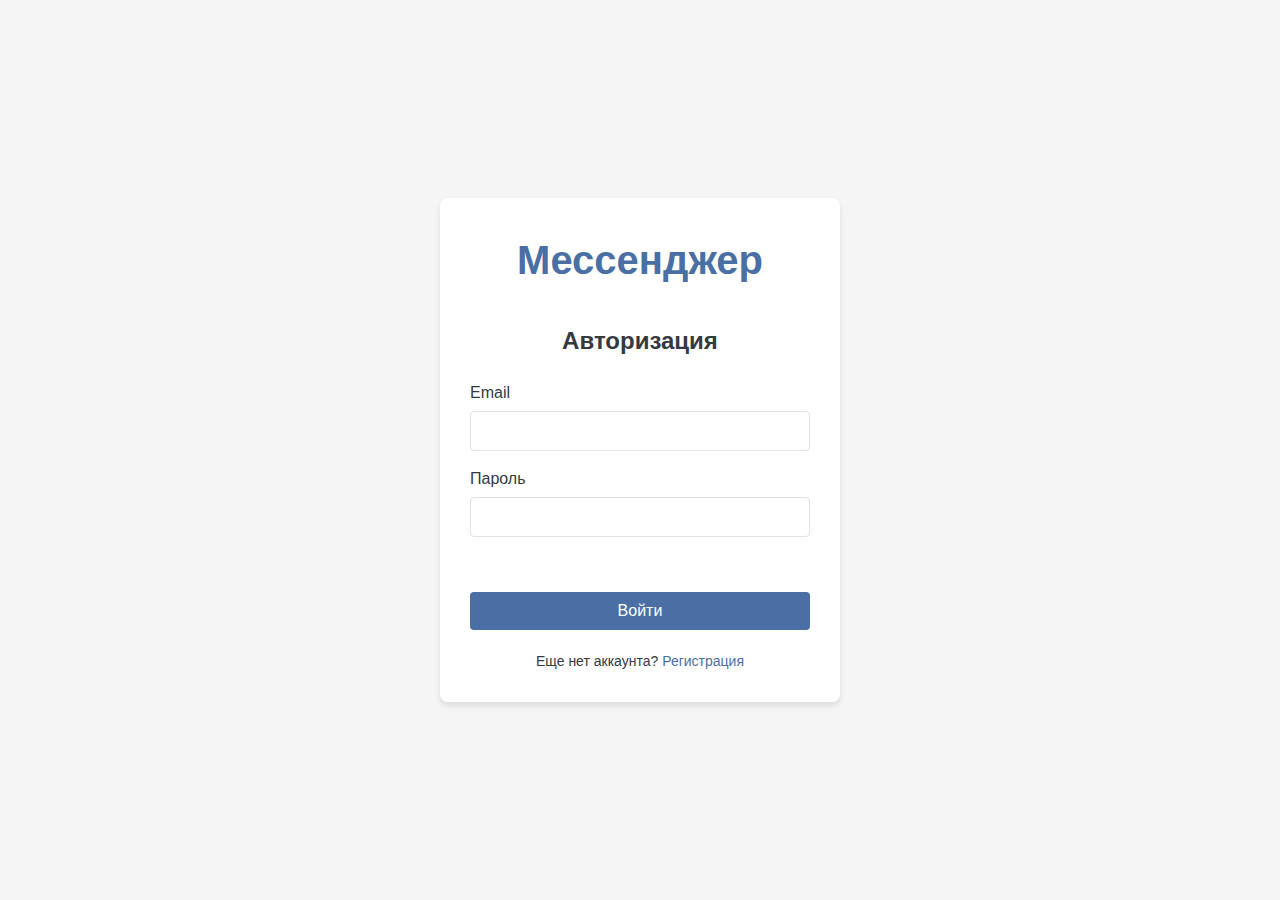
<file: services/frontend/static/auth.html>
<!DOCTYPE html>
<html lang="en">
<head>
    <meta charset="UTF-8">
    <meta name="viewport" content="width=device-width, initial-scale=1.0">
    <title>ChaTmessenger - Login</title>
    <link rel="stylesheet" href="css/main.css">
    <link rel="stylesheet" href="css/auth.css">
</head>
<body>
    <div class="container">
        <div class="auth-container">
            <h1>Мессенджер</h1>
            <div class="auth-form">
                <h2>Авторизация</h2>
                <form id="login-form">
                    <div class="form-group">
                        <label for="email">Email</label>
                        <input type="email" id="email" name="email" required>
                    </div>
                    <div class="form-group">
                        <label for="password">Пароль</label>
                        <input type="password" id="password" name="password" required>
                    </div>
                    <div class="error-message" id="error-message"></div>
                    <button type="submit" class="btn btn-primary">Войти</button>
                </form>
                <div class="auth-footer">
                    <p>Еще нет аккаунта? <a href="register.html">Регистрация</a></p>
                </div>
            </div>
        </div>
    </div>
    <script src="js/auth.js"></script>
</body>
</html>
</file>
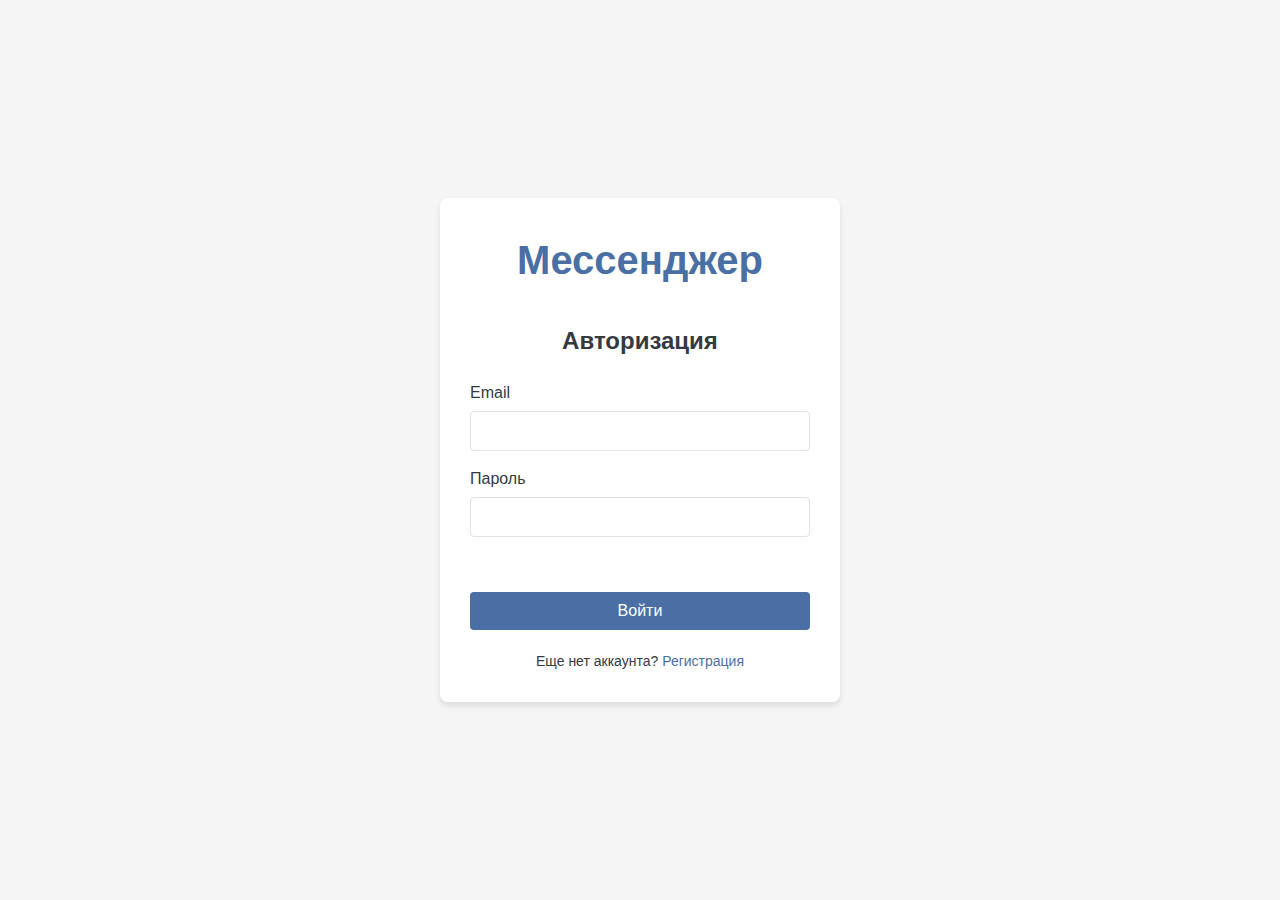
<file: services/frontend/static/chat.html>
<!DOCTYPE html>
<html lang="en">
<head>
    <meta charset="UTF-8">
    <meta name="viewport" content="width=device-width, initial-scale=1.0">
    <title>Мессенджер</title>
    <link rel="stylesheet" href="css/main.css">
    <link rel="stylesheet" href="css/chat.css">
</head>
<body>
    <div class="app-container">
        <aside class="sidebar">
            <div class="user-profile">
                <div class="user-info">
                    <h3 id="user-name">Загрузка...</h3>
                    <p id="user-email">Загрузка...</p>
                </div>
                <button id="logout-btn" class="btn btn-small">Выйти</button>
            </div>
            <div class="chat-list-header">
                <h3>Chats</h3>
                <button id="new-chat-btn" class="btn btn-small">Новый чат</button>
            </div>
            <div class="chat-list" id="chat-list">
                <!-- Chat list will be populated dynamically -->
            </div>
        </aside>

        <main class="main-content">
            <div class="chat-container" id="chat-container">
                <div class="chat-header">
                    <h2 id="current-chat-name">Выбрать чат</h2>
                    <div class="chat-actions">
                        <button id="add-user-btn" class="btn btn-small">Добавить пользователя</button>
                        <button id="delete-chat-btn" class="btn btn-small btn-danger">Удалить чат</button>
                    </div>
                </div>

                <div class="messages-container" id="messages-container">
                    <!-- Messages will be populated dynamically -->
                    <div class="no-chat-selected">
                        <p>Выберите чат или создайте новый</p>
                    </div>
                </div>

                <div class="message-input-container">
                    <textarea id="message-input" placeholder="Type a message..." disabled></textarea>
                    <button id="send-message-btn" class="btn btn-primary" disabled>Отправить</button>
                </div>
            </div>
        </main>
    </div>

    <!-- Modals -->
    <div class="modal" id="new-chat-modal">
        <div class="modal-content">
            <div class="modal-header">
                <h3>Создать чат</h3>
                <span class="close-modal">&times;</span>
            </div>
            <div class="modal-body">
                <form id="create-chat-form">
                    <div class="form-group">
                        <label for="chat-name">Имя чата</label>
                        <input type="text" id="chat-name" name="chat-name" required>
                    </div>
                    <button type="submit" class="btn btn-primary">Создать</button>
                </form>
            </div>
        </div>
    </div>

    <div class="modal" id="add-user-modal">
        <div class="modal-content">
            <div class="modal-header">
                <h3>Добавить пользователя в чат</h3>
                <span class="close-modal">&times;</span>
            </div>
            <div class="modal-body">
                <form id="add-user-form">
                    <div class="form-group">
                        <label for="user-id">User ID</label>
                        <input type="number" id="user-id" name="user-id" required>
                    </div>
                    <button type="submit" class="btn btn-primary">Добавить пользователя</button>
                </form>
            </div>
        </div>
    </div>

    <script src="js/chat.js"></script>
    <script src="js/websocket.js"></script>
</body>
</html>
</file>
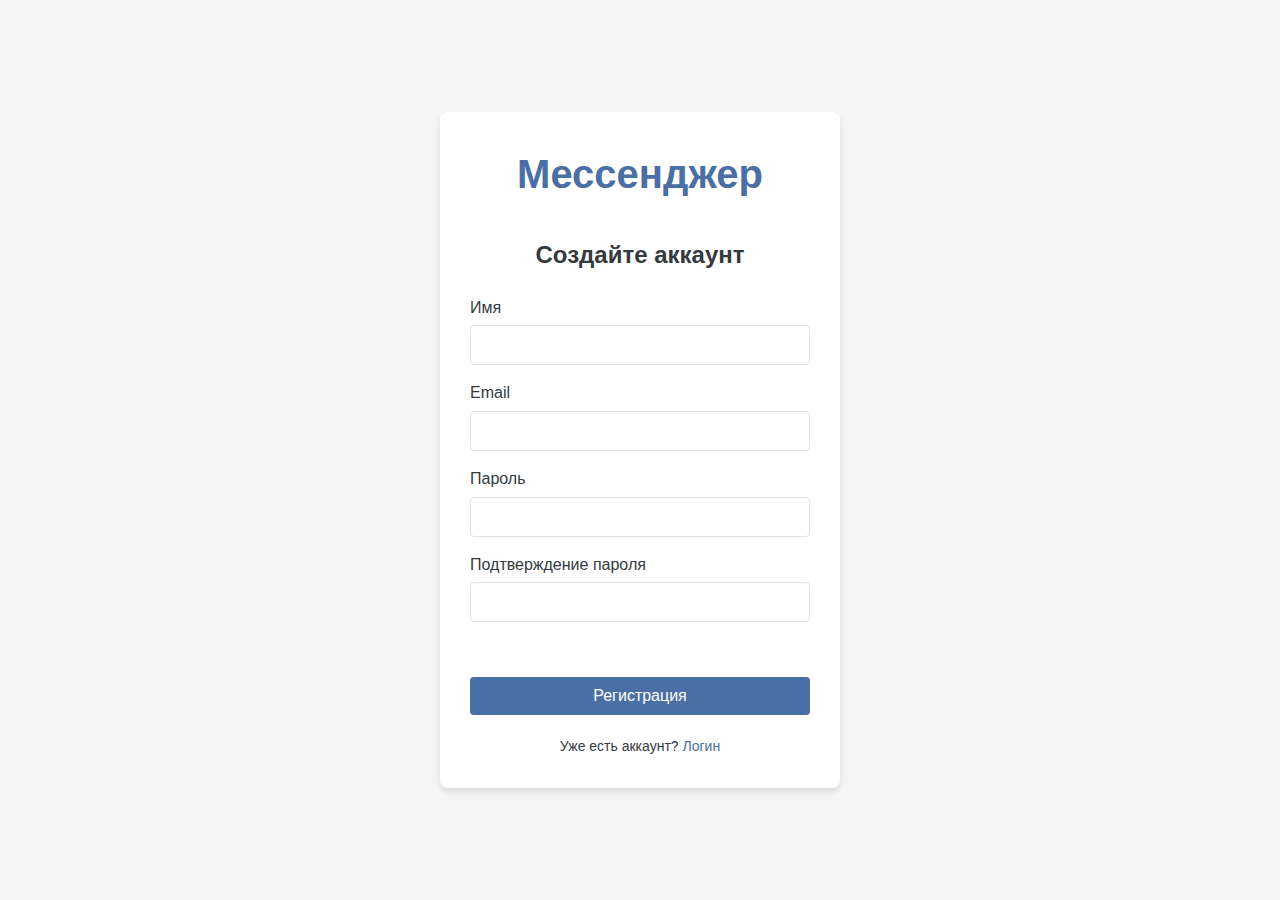
<file: services/frontend/static/register.html>
<!DOCTYPE html>
<html lang="en">
<head>
    <meta charset="UTF-8">
    <meta name="viewport" content="width=device-width, initial-scale=1.0">
    <title>ChaTmessenger - Register</title>
    <link rel="stylesheet" href="css/main.css">
    <link rel="stylesheet" href="css/auth.css">
</head>
<body>
    <div class="container">
        <div class="auth-container">
            <h1>Мессенджер</h1>
            <div class="auth-form">
                <h2>Создайте аккаунт</h2>
                <form id="register-form">
                    <div class="form-group">
                        <label for="name">Имя</label>
                        <input type="text" id="name" name="name" required>
                    </div>
                    <div class="form-group">
                        <label for="email">Email</label>
                        <input type="email" id="email" name="email" required>
                    </div>
                    <div class="form-group">
                        <label for="password">Пароль</label>
                        <input type="password" id="password" name="password" required>
                    </div>
                    <div class="form-group">
                        <label for="confirm-password">Подтверждение пароля</label>
                        <input type="password" id="confirm-password" name="confirm-password" required>
                    </div>
                    <div class="error-message" id="error-message"></div>
                    <button type="submit" class="btn btn-primary">Регистрация</button>
                </form>
                <div class="auth-footer">
                    <p>Уже есть аккаунт? <a href="auth.html">Логин</a></p>
                </div>
            </div>
        </div>
    </div>
    <script src="js/register.js"></script>
</body>
</html>
</file>
<file: services/frontend/static/css/auth.css>
.auth-container {
    background-color: white;
    border-radius: 8px;
    box-shadow: var(--shadow);
    width: 400px;
    max-width: 100%;
    padding: 30px;
    text-align: center;
}

.auth-container h1 {
    color: var(--primary-color);
    margin-bottom: 30px;
    font-size: 2.5rem;
}

.auth-form {
    text-align: left;
}

.auth-form h2 {
    margin-bottom: 20px;
    text-align: center;
    color: var(--dark-color);
}

.auth-form button {
    width: 100%;
    margin-top: 10px;
}

.auth-footer {
    margin-top: 20px;
    text-align: center;
    font-size: 14px;
}

.auth-footer a {
    color: var(--primary-color);
    text-decoration: none;
}

.auth-footer a:hover {
    text-decoration: underline;
}
</file>
<file: services/frontend/static/css/chat.css>
.app-container {
    display: flex;
    height: 100vh;
    overflow: hidden;
}

/* Sidebar styles */
.sidebar {
    width: 280px;
    background-color: white;
    border-right: 1px solid var(--border-color);
    display: flex;
    flex-direction: column;
    overflow: hidden;
}

.user-profile {
    padding: 15px;
    display: flex;
    align-items: center;
    justify-content: space-between;
    border-bottom: 1px solid var(--border-color);
}

.user-info h3 {
    margin-bottom: 5px;
    font-size: 16px;
}

.user-info p {
    color: var(--secondary-color);
    font-size: 14px;
}

.chat-list-header {
    padding: 15px;
    display: flex;
    justify-content: space-between;
    align-items: center;
    border-bottom: 1px solid var(--border-color);
}

.chat-list {
    flex: 1;
    overflow-y: auto;
    padding: 10px;
}

.chat-item {
    padding: 10px 15px;
    border-radius: 4px;
    margin-bottom: 5px;
    cursor: pointer;
    transition: background-color 0.2s;
}

.chat-item:hover {
    background-color: #f0f0f0;
}

.chat-item.active {
    background-color: #e6f2ff;
    border-left: 3px solid var(--primary-color);
}

.chat-item h4 {
    margin-bottom: 5px;
    font-size: 15px;
}

.chat-item p {
    font-size: 13px;
    color: var(--secondary-color);
}

/* Main content styles */
.main-content {
    flex: 1;
    display: flex;
    flex-direction: column;
    overflow: hidden;
}

.chat-container {
    display: flex;
    flex-direction: column;
    height: 100%;
}

.chat-header {
    padding: 15px 20px;
    background-color: white;
    border-bottom: 1px solid var(--border-color);
    display: flex;
    justify-content: space-between;
    align-items: center;
}

.chat-actions {
    display: flex;
    gap: 10px;
}

.messages-container {
    flex: 1;
    padding: 20px;
    overflow-y: auto;
    background-color: #f5f5f5;
    display: flex;
    flex-direction: column;
}

/* Message styles */
.message {
    max-width: 70%;
    padding: 12px 18px;
    border-radius: 20px;
    margin-bottom: 15px;
    position: relative;
    font-family: Arial, sans-serif;
    transition: transform 0.1s;
}

.message:hover {
    transform: scale(1.02);
}

.message.sent {
    align-self: flex-end;
    background-color: #dcf8c6;
    border-bottom-right-radius: 5px;
}

.message.received {
    align-self: flex-start;
    background-color: white;
    border-bottom-left-radius: 5px;
}

/* Styles for messages based on sender */

.my-message {
    background-color: #e0ffe0;
    align-self: flex-end;
    border-top-right-radius: 5px;
    border-bottom-left-radius: 20px;
}

.other-message {
    background-color: #ffffff;
    align-self: flex-start;
    border-top-left-radius: 5px;
    border-bottom-right-radius: 20px;
}

.message-header {
    display: flex;
    justify-content: space-between;
    align-items: center;
    margin-bottom: 5px;
}

/* Message content styles */
.message-sender {
    font-weight: bold;
    font-size: 14px;
    color: #333;
}

.message-content {
    font-size: 15px;
    color: #333;
    line-height: 1.4;
}

.message-time {
    font-size: 12px;
    color: #888;
}

/* No chat selected message */
.no-chat-selected {
    display: flex;
    justify-content: center;
    align-items: center;
    height: 100%;
    color: var(--secondary-color);
}

/* Input styles */
.message-input-container {
    padding: 15px;
    background-color: white;
    border-top: 1px solid var(--border-color);
    display: flex;
    align-items: center;
}

.message-input-container textarea {
    flex: 1;
    border: 1px solid var(--border-color);
    border-radius: 20px;
    padding: 10px 15px;
    resize: none;
    height: 44px;
    font-size: 16px;
    margin-right: 10px;
}

.message-input-container textarea:focus {
    outline: none;
    border-color: var(--primary-color);
}

.message-input-container button {
    height: 44px;
    border-radius: 20px;
}
</file>
<file: services/frontend/static/css/main.css>
/* Reset and base styles */
* {
    margin: 0;
    padding: 0;
    box-sizing: border-box;
    font-family: 'Segoe UI', Tahoma, Geneva, Verdana, sans-serif;
}

:root {
    --primary-color: #4a6fa5;
    --primary-hover: #3a5a8a;
    --secondary-color: #6c757d;
    --light-color: #f8f9fa;
    --dark-color: #343a40;
    --danger-color: #dc3545;
    --success-color: #28a745;
    --border-color: #dee2e6;
    --shadow: 0 4px 6px rgba(0, 0, 0, 0.1);
}

body {
    background-color: #f5f5f5;
    color: var(--dark-color);
    line-height: 1.6;
}

.container {
    max-width: 1200px;
    margin: 0 auto;
    padding: 20px;
    height: 100vh;
    display: flex;
    justify-content: center;
    align-items: center;
}

/* Button styles */
.btn {
    display: inline-block;
    padding: 10px 15px;
    border: none;
    border-radius: 4px;
    cursor: pointer;
    font-size: 16px;
    transition: background-color 0.3s, transform 0.2s;
}

.btn:hover {
    transform: translateY(-2px);
}

.btn:active {
    transform: translateY(0);
}

.btn-primary {
    background-color: var(--primary-color);
    color: white;
}

.btn-primary:hover {
    background-color: var(--primary-hover);
}

.btn-small {
    padding: 6px 10px;
    font-size: 14px;
}

.btn-danger {
    background-color: var(--danger-color);
    color: white;
}

.btn-danger:hover {
    background-color: #bd2130;
}

/* Form styles */
.form-group {
    margin-bottom: 15px;
}

.form-group label {
    display: block;
    margin-bottom: 5px;
    font-weight: 500;
}

.form-group input,
.form-group textarea {
    width: 100%;
    padding: 10px;
    border: 1px solid var(--border-color);
    border-radius: 4px;
    font-size: 16px;
}

.form-group input:focus,
.form-group textarea:focus {
    outline: none;
    border-color: var(--primary-color);
}

/* Error messages */
.error-message {
    color: var(--danger-color);
    margin: 10px 0;
    font-size: 14px;
    min-height: 20px;
}

/* Modal styles */
.modal {
    display: none;
    position: fixed;
    z-index: 1000;
    left: 0;
    top: 0;
    width: 100%;
    height: 100%;
    background-color: rgba(0, 0, 0, 0.5);
    align-items: center;
    justify-content: center;
}

.modal-content {
    background-color: white;
    border-radius: 8px;
    width: 400px;
    max-width: 90%;
    box-shadow: var(--shadow);
}

.modal-header {
    padding: 15px 20px;
    border-bottom: 1px solid var(--border-color);
    display: flex;
    justify-content: space-between;
    align-items: center;
}

.modal-body {
    padding: 20px;
}

.close-modal {
    font-size: 24px;
    cursor: pointer;
}

.close-modal:hover {
    color: var(--danger-color);
}
</file>
